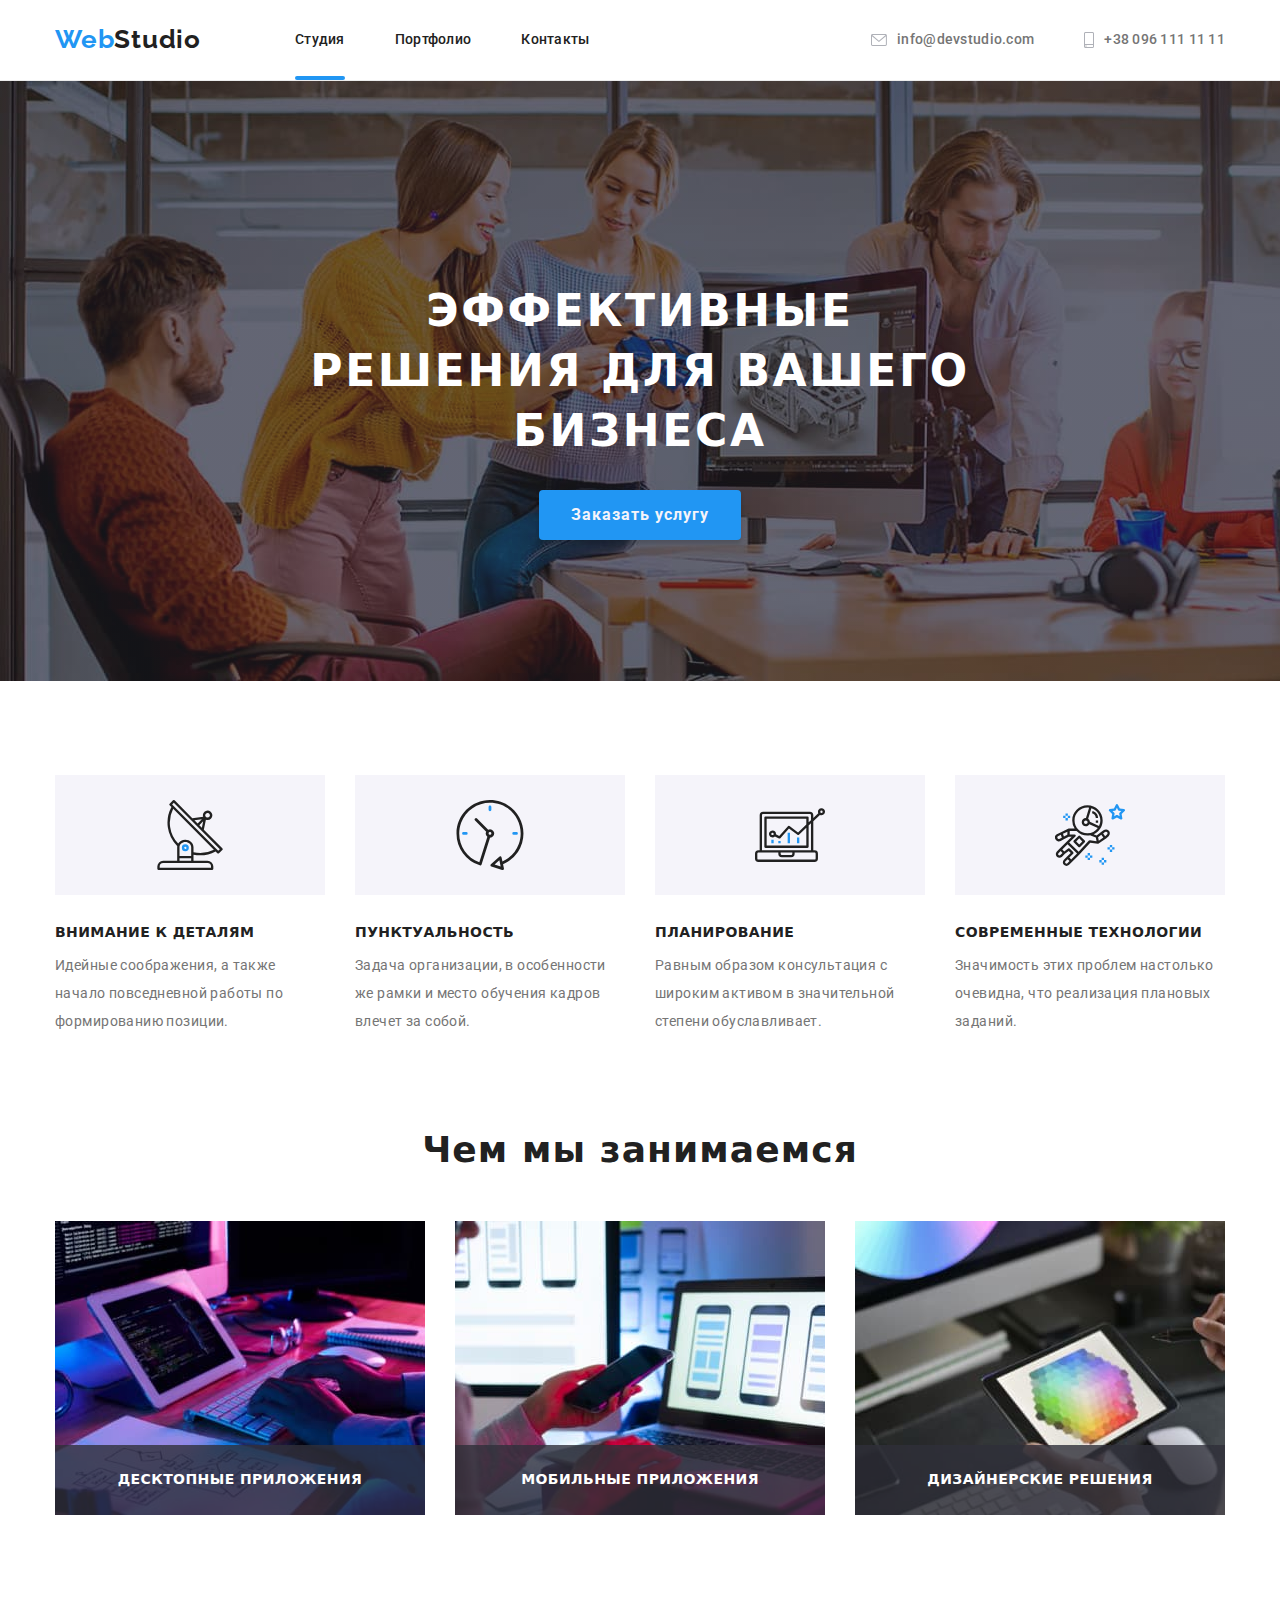
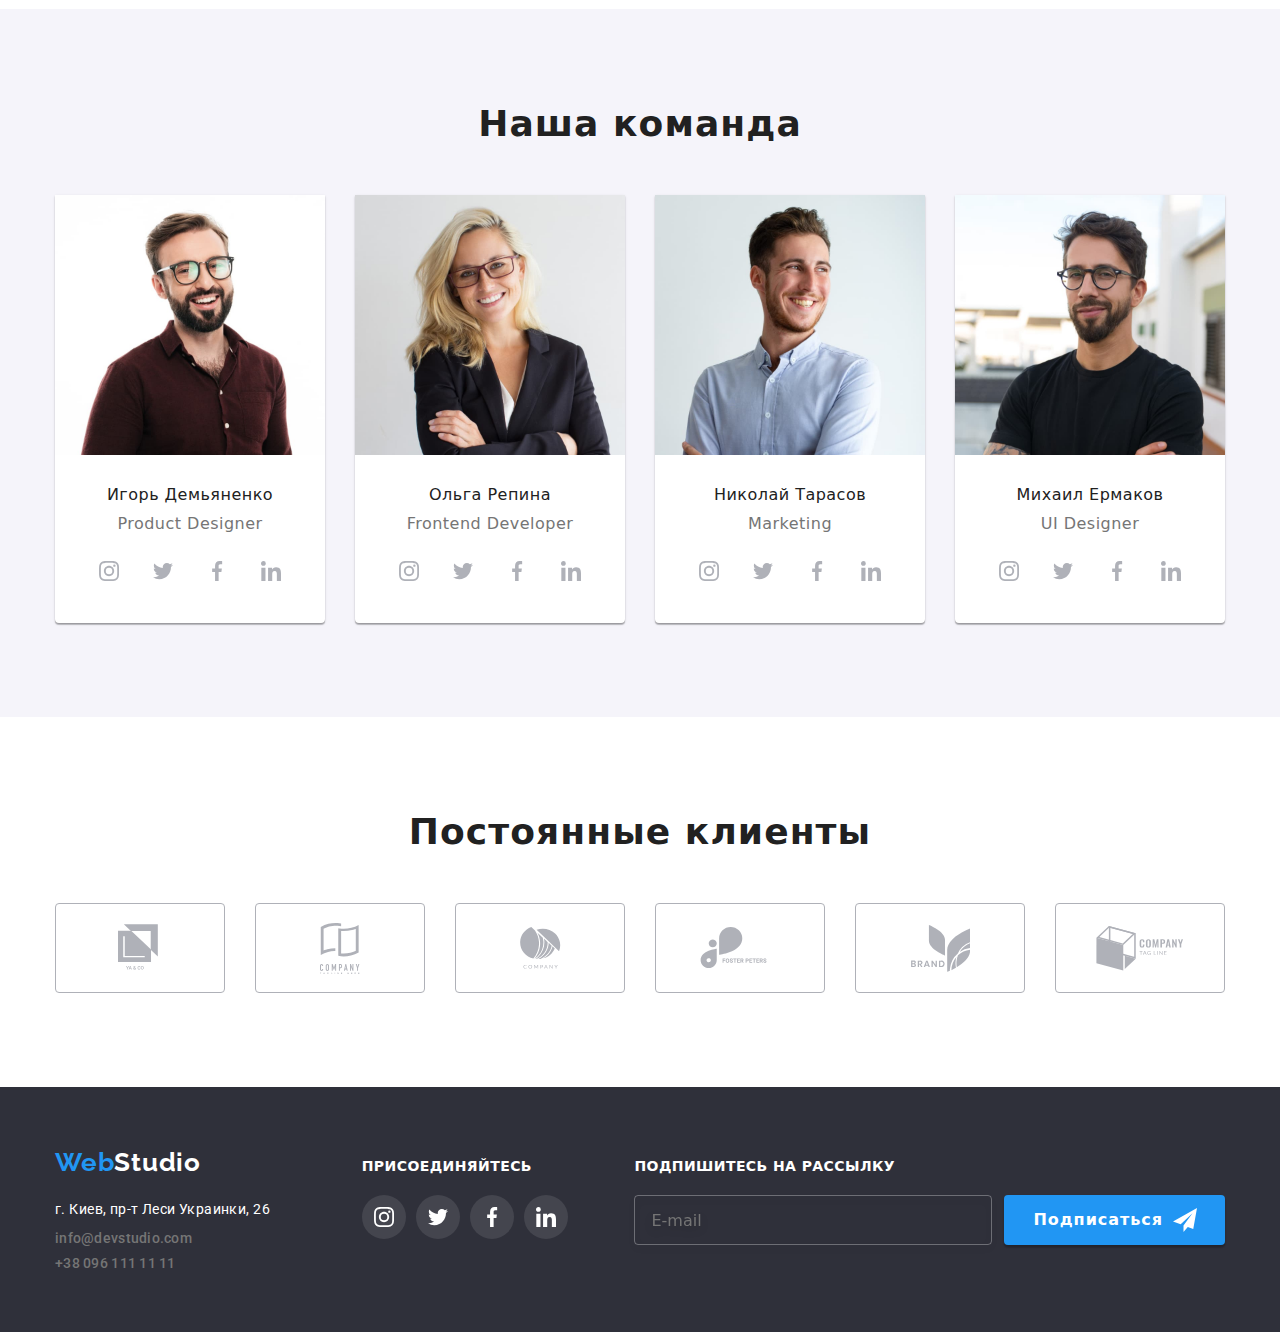
<file: index.html>
<!DOCTYPE html>
<html lang="ru">
  <head>
    <meta charset="UTF-8" />
    <meta http-equiv="X-UA-Compatible" content="IE=edge" />
    <meta name="viewport" content="width=device-width, initial-scale=1.0" />
    <title>goit-markup-hw-08</title>
    <link rel="preconnect" href="https://fonts.gstatic.com"/>
    <link href="https://fonts.googleapis.com/css2?family=Raleway:wght@700&family=Roboto:wght@400;500;700;900&display=swap" rel="stylesheet"/>
    <link rel="stylesheet" href="https://cdnjs.cloudflare.com/ajax/libs/modern-normalize/1.0.0/modern-normalize.min.css" integrity="sha512-ISS7cAi1PEhQ8jnbJpJZMd29NlhNj4AWYyLOSp2CE/CsHxTCu+r+t0D2yoJudVrd0/8fTVPUVDzY5Tvli75u/g==" crossorigin="anonymous" />
    <link rel="stylesheet" href="css/style.css">
  </head>
  <body>
  <header class="header">
      <div class="conteiner main-nav"> 
        <nav class="main-nav">
            <a href="index.html" class="logo__page">Web<span class="logo-heder">Studio</span></a>
            <ul class="site__nav">
              <li class="site__nav-item"><a href="index.html" class="header__nav link__s current">Студия</a></li>
              <li class="site__nav-item"><a href="./portfolio.html" class="header__nav">Портфолио</a></li>
              <li class="site__nav-item"><a href="" class="header__nav">Контакты</a></li>
            </ul>
        </nav>
          <ul class="contact">
            <li class="site__nav-item"><a href="mailto:info@devstudio.com" class="mail__tell"><svg class="icon-mail__tell" width="16" height="12"><use href="./sprite.svg#icon-letter"></use></svg> info@devstudio.com</a></li>
            <li class="site__nav-item"><a href="tell:+380961111111" class="mail__tell"><svg class="icon-mail__tell" width="10" height="16"><use href="./sprite.svg#icon-smartphone"></use></svg> +38 096 111 11 11</a></li>
          </ul>
      </div>
  </header>

    <main>
      <section class="hero overlay">
        <div class="conteiner">
               <h1 class="hero__team">Эффективные решения для вашего бизнеса</h1>
        <button class="main-button" data-modal-open type="button">Заказать услугу</button>
        </div>
      </section>
      
      <section class="advantage">
        <div class="conteiner">
        <h2 hidden>Преимущества</h2>
        <ul class="main-nav">
          <li class="advantage__main">
            <div class="advantage__visually-icon"><svg class="advantage__icon"><use href="./sprite.svg#icon-antenna"></use></svg></div>
            <h3 class="advantage__title">Внимание к деталям</h3>
            <p class="advantage__iteam">
              Идейные соображения, а также начало повседневной работы по формированию позиции.
            </p>
          </li>
          <li class="advantage__main">
            <div class="advantage__visually-icon"><svg class="advantage__icon"><use href="./sprite.svg#icon-clock"></use></svg></div>
            <h3 class="advantage__title">Пунктуальность</h3>
            <p class="advantage__iteam">
              Задача организации, в особенности же рамки и место обучения кадров влечет за собой.
            </p>
          </li>
          <li class="advantage__main">
            <div class="advantage__visually-icon"><svg class="advantage__icon"><use href="./sprite.svg#icon-diagram"></use></svg></div>
            <h3 class="advantage__title">Планирование</h3>
            <p class="advantage__iteam">
              Равным образом консультация с широким активом в значительной степени обуславливает.
            </p>
          </li>
          <li class="advantage__main">
            <div class="advantage__visually-icon"><svg class="advantage__icon"><use href="./sprite.svg#icon-astronaut"></use></svg></div>
            <h3 class="advantage__title">Современные технологии</h3>
            <p class="advantage__iteam">
              Значимость этих проблем настолько очевидна, что реализация плановых заданий.
            </p>
          </li>
        </ul>
        </div>
      </section>

      <!-- секция чем занимаемся -->
      <section class="tech">
        <div class="conteiner">
          <h2 class="occupation">Чем мы занимаемся</h2>
            <ul class="team-item">
              <li class="tech__item"><img src="./images-01/img_13.jpg" alt="компьютер" width="370" />
                <p class="label">Десктопные приложения</p></li>
              <li class="tech__item"><img src="./images-01/img_11.jpg" alt="ноутбук" width="370" />
                <p class="label">Мобильные приложения</p></li>
              <li class="tech__item"><img src="./images-01/img_12.jpg" alt="планшет" width="370" />
                <p class="label">Дизайнерские решения</p></li>
            </ul>
        </div>
      </section>

      <section class="occupation-part">
        <div class="conteiner">
          <h2 class="occupation">Наша команда</h2>
          <ul class="team-item">
              <li class="command">
                <img src="./images-01/img.jpg" alt="Игорь" width="270" />
                <div class="command-block">    
                  <h3 class="command__name">Игорь Демьяненко</h3>
                  <p class="command__position">Product Designer</p>
                  <ul class="social-icons">
                    <li class="social-icons__item"><a href="" aria-label="Ссылка на instagram" class="social-icons-link" target="_blank" rel="noopener noreferrer"><svg class="icon"><use href="./sprite.svg#icon-instagram"></use></svg></a></li>
                    <li class="social-icons__item"><a href="" aria-label="Ссылка на twitter" class="social-icons-link" target="_blank" rel="noopener noreferrer"><svg class="icon"><use href="./sprite.svg#icon-twitter"></use></svg></a></li>
                    <li class="social-icons__item"><a href="" aria-label="Ссылка на facebook" class="social-icons-link" target="_blank" rel="noopener noreferrer"><svg class="icon"><use href="./sprite.svg#icon-facebook"></use></svg></a></li>
                    <li class="social-icons__item"><a href="" aria-label="Ссылка на linkedin" class="social-icons-link" target="_blank" rel="noopener noreferrer"><svg class="icon"><use href="./sprite.svg#icon-linkedin"></use></svg></a></li>
                 </ul>
                </div> 
              </li>
              <li class="command">
                <img src="./images-01/img_(1).jpg" alt="Ольга" width="270" />
                <div class="command-block">
                  <h3 class="command__name">Ольга Репина</h3>
                  <p class="command__position">Frontend Developer</p>
                  <ul class="social-icons">
                    <li class="social-icons__item"><a href="" aria-label="Ссылка на instagram" class="social-icons-link" target="_blank" rel="noopener noreferrer"><svg class="icon"><use href="./sprite.svg#icon-instagram"></use></svg></a></li>
                    <li class="social-icons__item"><a href="" aria-label="Ссылка на twitter" class="social-icons-link" target="_blank" rel="noopener noreferrer"><svg class="icon"><use href="./sprite.svg#icon-twitter"></use></svg></a></li>
                    <li class="social-icons__item"><a href="" aria-label="Ссылка на facebook" class="social-icons-link" target="_blank" rel="noopener noreferrer"><svg class="icon"><use href="./sprite.svg#icon-facebook"></use></svg></a></li>
                    <li class="social-icons__item"><a href="" aria-label="Ссылка на linkedin" class="social-icons-link" target="_blank" rel="noopener noreferrer"><svg class="icon"><use href="./sprite.svg#icon-linkedin"></use></svg></a></li>
                  </ul>
                </div>
              </li>
              <li class="command">
                <img src="./images-01/img_(2).jpg" alt="Николай" width="270" />
                <div class="command-block">
                  <h3 class="command__name">Николай Тарасов</h3>
                  <p class="command__position">Marketing</p>
                  <ul class="social-icons">
                    <li class="social-icons__item"><a href=""  aria-label="Ссылка на instagram" class="social-icons-link" target="_blank" rel="noopener noreferrer"><svg class="icon"><use href="./sprite.svg#icon-instagram"></use></svg></a></li>
                    <li class="social-icons__item"><a href=""  aria-label="Ссылка на twitter" class="social-icons-link" target="_blank" rel="noopener noreferrer"><svg class="icon"><use href="./sprite.svg#icon-twitter"></use></svg></a></li>
                    <li class="social-icons__item"><a href=""  aria-label="Ссылка на facebook" class="social-icons-link" target="_blank" rel="noopener noreferrer"><svg class="icon"><use href="./sprite.svg#icon-facebook"></use></svg></a></li>
                    <li class="social-icons__item"><a href=""  aria-label="Ссылка на linkedin" class="social-icons-link" target="_blank" rel="noopener noreferrer"><svg class="icon"><use href="./sprite.svg#icon-linkedin"></use></svg></a></li>
                  </ul>
                </div>
              </li>
              <li class="command">
                <img src="./images-01/img_(3).jpg" alt="Михаил" width="270" />
                <div class="command-block">
                  <h3 class="command__name">Михаил Ермаков</h3>
                  <p class="command__position">UI Designer</p>
                  <ul class="social-icons">
                    <li class="social-icons__item"><a href=""  aria-label="Ссылка на instagram" class="social-icons-link" target="_blank" rel="noopener noreferrer"><svg class="icon"><use href="./sprite.svg#icon-instagram"></use></svg></a></li>
                    <li class="social-icons__item"><a href=""  aria-label="Ссылка на twitter" class="social-icons-link" target="_blank" rel="noopener noreferrer"><svg class="icon"><use href="./sprite.svg#icon-twitter"></use></svg></a></li>
                    <li class="social-icons__item"><a href=""  aria-label="Ссылка на facebook" class="social-icons-link" target="_blank" rel="noopener noreferrer"><svg class="icon"><use href="./sprite.svg#icon-facebook"></use></svg></a></li>
                    <li class="social-icons__item"><a href=""  aria-label="Ссылка на linkedin" class="social-icons-link" target="_blank" rel="noopener noreferrer"><svg class="icon"><use href="./sprite.svg#icon-linkedin"></use></svg></a></li>
                  </ul>
                </div>
              </li>
          </ul>
        </div>
      </section>

      <section class="work">
        <div class="conteiner">
        <h2 class="occupation">Постоянные клиенты</h2>
          <ul class="customers">
            <li class="customers__list"><a class="customers__client" href="" aria-label="логотип_1" rel="noopener noreferrer nofollow" target="_blank"><svg class="icon" width="44" height="49"><use href="./sprite.svg#icon-logo-1"></use></svg></a></li>
            <li class="customers__list"><a class="customers__client" href="" aria-label="логотип_2" rel="noopener noreferrer nofollow" target="_blank"><svg class="icon" width="40" height="55"><use href="./sprite.svg#icon-logo-2"></use></svg></a></li>
            <li class="customers__list"><a class="customers__client" href="" aria-label="логотип_3" rel="noopener noreferrer nofollow" target="_blank"><svg class="icon" width="41" height="42"><use href="./sprite.svg#icon-logo-3"></use></svg></a></li>
            <li class="customers__list"><a class="customers__client" href="" aria-label="логотип_4" rel="noopener noreferrer nofollow" target="_blank"><svg class="icon" width="80" height="42"><use href="./sprite.svg#icon-logo-4"></use></svg></a></li>
            <li class="customers__list"><a class="customers__client" href="" aria-label="логотип_5" rel="noopener noreferrer nofollow" target="_blank"><svg class="icon" width="59" height="47"><use href="./sprite.svg#icon-logo-5"></use></svg></a></li>
            <li class="customers__list"><a class="customers__client" href="" aria-label="логотип_6" rel="noopener noreferrer nofollow" target="_blank"><svg class="icon" width="88" height="45"><use href="./sprite.svg#icon-logo-6"></use></svg></a></li>
          </ul>
          </div>
      </section>
    </main>

    <footer class="footer">
      <div class="conteiner footer__web">
        <div>
        <a href="index.html" class="logo__page">Web<span class="logo">Studio</span></a>
          <address>
            <ul>
              <li class="adress__bottom"><a href="https://goo.gl/maps/1J1BHxxjEEeEj4qXA" target="_blank" rel="noreferrer noopener" class="adress">г. Киев, пр-т Леси Украинки, 26</a></li>
              <li class="adress__bottom"><a href="mailto:info@devstudio.com" class="mail__tell">info@devstudio.com</a></li>
              <li class="adress__bottom"><a href="tell:+380961111111" class="mail__tell">+38 096 111 11 11</a></li>
          </ul>
          </address>
        </div>
        <div>
          <p class="footer-social">Присоединяйтесь</p>
            <ul class="social-icons">
              <li class="social-icons__item"><a href="" aria-label="Ссылка на instagram" class="social-icons-link text" target="_blank" rel="noopener noreferrer"><svg class="icon"><use href="./sprite.svg#icon-instagram"></use></svg></a></li>
              <li class="social-icons__item"><a href="" aria-label="Ссылка на twitter" class="social-icons-link text" target="_blank" rel="noopener noreferrer"><svg class="icon"><use href="./sprite.svg#icon-twitter"></use></svg></a></li>
              <li class="social-icons__item"><a href="" aria-label="Ссылка на facebook" class="social-icons-link text" target="_blank" rel="noopener noreferrer"><svg class="icon"><use href="./sprite.svg#icon-facebook"></use></svg></a></li>
              <li class="social-icons__item"><a href="" aria-label="Ссылка на linkedin" class="social-icons-link text" target="_blank" rel="noopener noreferrer"><svg class="icon"><use href="./sprite.svg#icon-linkedin"></use></svg></a></li> 
            </ul>
        </div>
        <div class="input">
            <p class="footer-social">Подпишитесь на рассылку</p>
            <form class="footer__input">
                <input type="email" name="mail" placeholder="E-mail" required class="input__field">
                <button type="submit" class="button-all footer-button text-button">Подписаться<svg class="send"><use href="./sprite.svg#send"></use></svg>
                </button>
            </form>
        </div>
      </div>
    </footer>
    
<div class="backdrop is-hidden" data-modal>
  <div class="modal">
    <button class="modal-btn" data-modal-close>&#x2715;</button>
      <form class="form">
        <p class="form-title">Оставьте свои данные, мы вам перезвоним</p>
          <label for="name" class="modal__label">Имя</label>
          <div class="form__field">
           <input type="text" name="name" required class="form__input" id="name"/>
           <svg class="form__icon" width="12" height="12"><use href="./sprite.svg#icon-form-person"></use></svg>
          </div>
          <label for="tel" class="modal__label">Телефон</label>
          <div class="form__field">
           <input type="tel" name="tel" id="tel" pattern="^[ 0-9]+$" required placeholder="+380** - *** - ** - **" class="form__input"/>
           <svg class="form__icon" width="13" height="13"><use href="./sprite.svg#icon-form-tel"></use></svg>
          </div> 
          <label for="mail" class="modal__label">Почта</label>
          <div class="form__field">
           <input type="email" name="email" required class="form__input" id="mail"/>
           <svg class="form__icon" width="15" height="12"><use href="./sprite.svg#icon-form-letter"></use></svg>
          </div> 
          <label class="modal__label">Комментарий
            <textarea name="Комментарий" rows="6" placeholder="Введите текст..." class="modal__comment"></textarea>
          </label>
        <div class="agreement">
          <label class="agreement__label">
            <input type="checkbox" name="text" value="" class="agreement__label--check"/> Соглашаюсь с рассылкой и принимаю <a href="" target="_blank" rel="noopener noreferrer" class="contract">Условия договора</a>
          </label>
        </div>
        <button type="submit" class="main-button">Отправить</button>
      </form>
  </div>
</div>

    <script src="./js/modal.js"></script>
  </body>
</html>
</file>
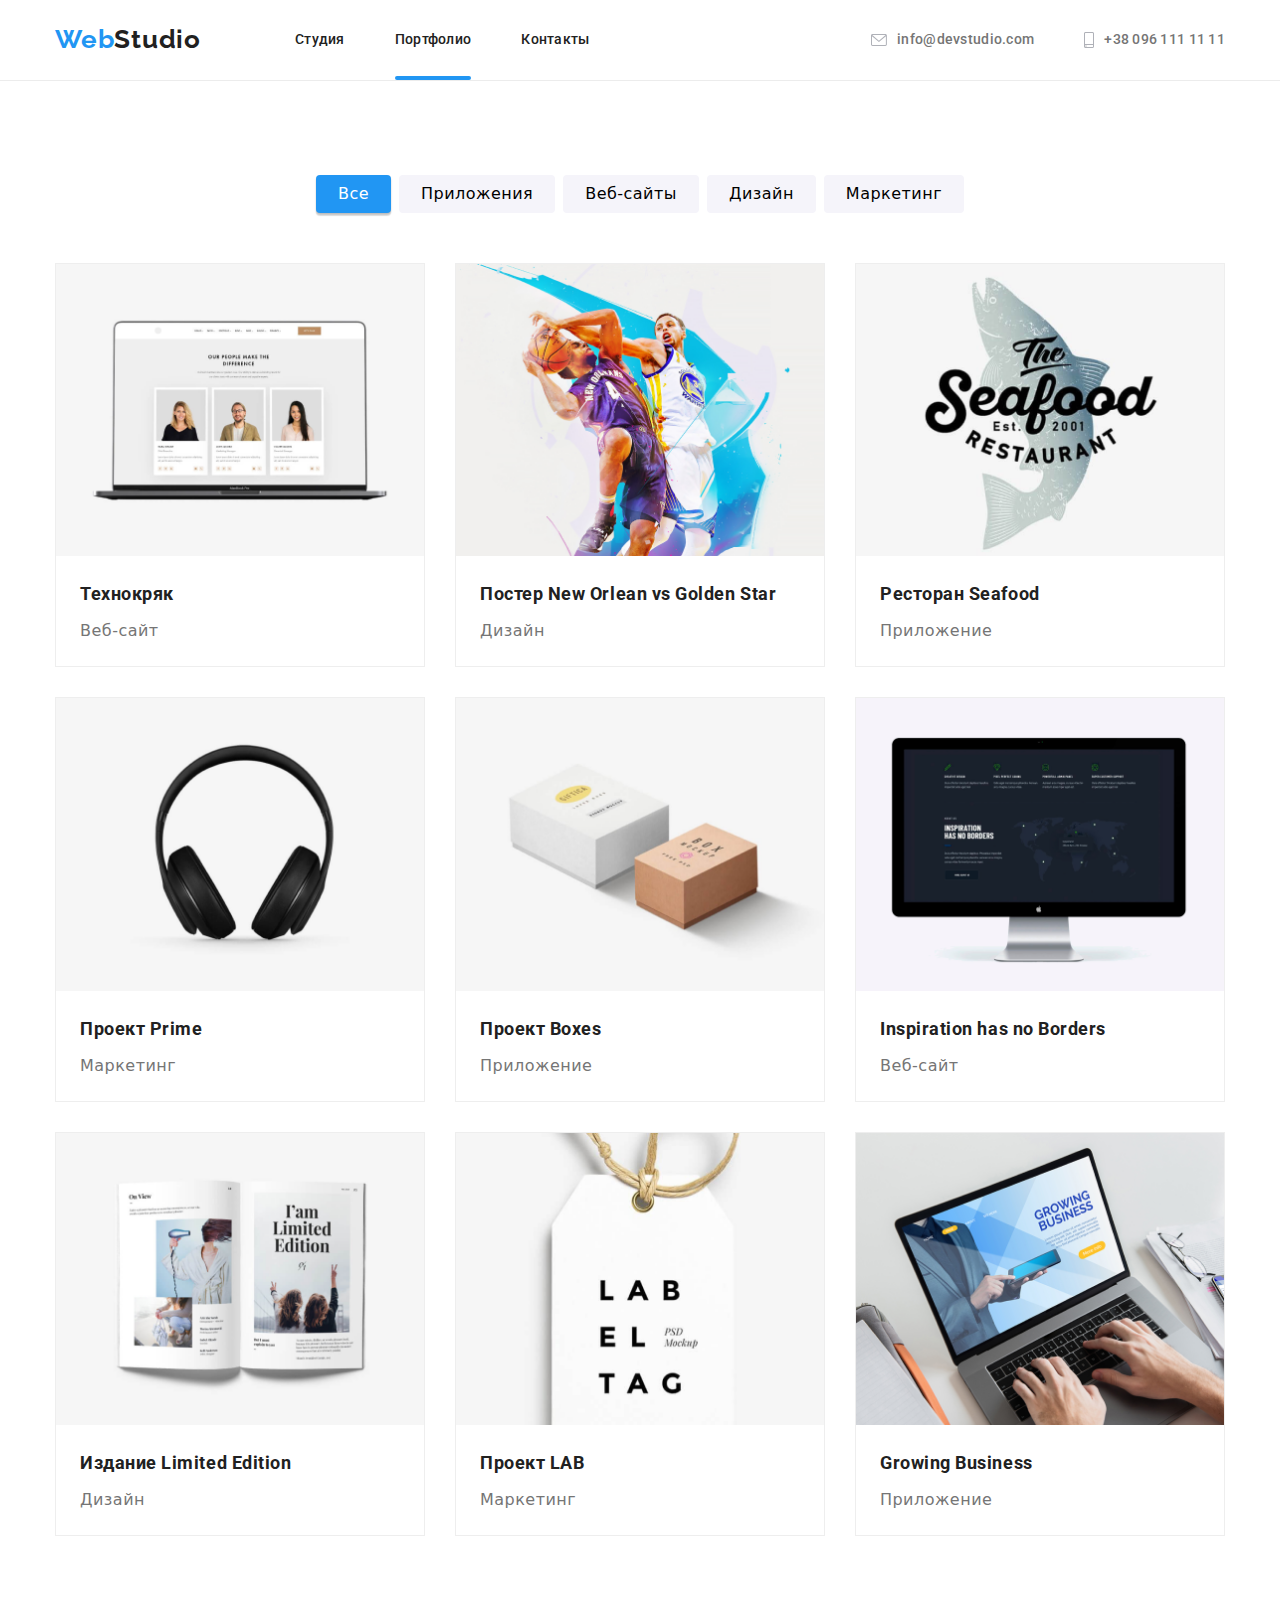
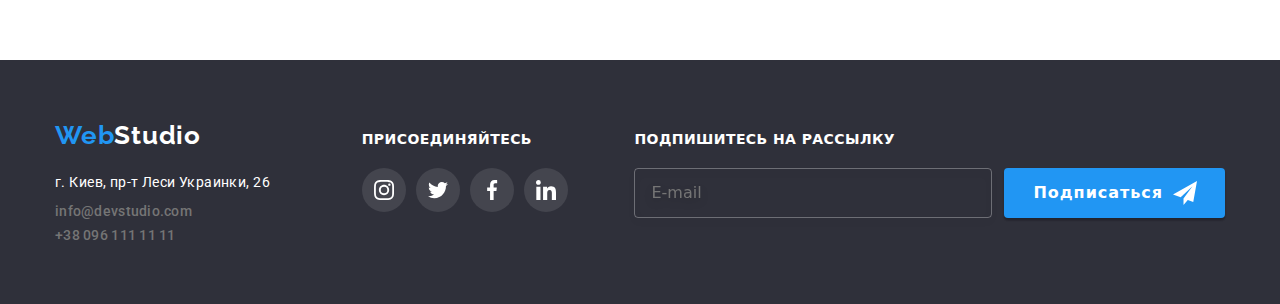
<file: portfolio.html>
<!DOCTYPE html>
<html lang="ru">
<head>
    <meta charset="UTF-8">
    <meta http-equiv="X-UA-Compatible" content="IE=edge">
    <meta name="viewport" content="width=device-width, initial-scale=1.0">
    <title>Portfolio</title>
    <link rel="preconnect" href="https://fonts.gstatic.com"/>
    <link href="https://fonts.googleapis.com/css2?family=Raleway:wght@700&family=Roboto:wght@400;500;700;900&display=swap" rel="stylesheet"/>
    <link rel="stylesheet" href="https://cdnjs.cloudflare.com/ajax/libs/modern-normalize/1.0.0/modern-normalize.min.css" integrity="sha512-ISS7cAi1PEhQ8jnbJpJZMd29NlhNj4AWYyLOSp2CE/CsHxTCu+r+t0D2yoJudVrd0/8fTVPUVDzY5Tvli75u/g==" crossorigin="anonymous" />
    <link rel="stylesheet" href="css/style.css">
</head>

<body>
  <header class="header">
      <div class="conteiner main-nav"> 
        <nav class="main-nav">
            <a href="index.html" class="logo__page">Web<span class="logo-heder">Studio</span></a>
            <ul class="site__nav">
              <li class="site__nav-item"><a href="index.html" class="header__nav">Студия</a></li>
              <li class="site__nav-item"><a href="./portfolio.html" class="header__nav  link__s current">Портфолио</a></li>
              <li class="site__nav-item"><a href="" class="header__nav">Контакты</a></li>
            </ul>
        </nav>
          <ul class="contact">
            <li class="site__nav-item"><a href="mailto:info@devstudio.com" class="mail__tell"><svg class="icon-mail__tell" width="16" height="12"><use href="./sprite.svg#icon-letter"></use></svg> info@devstudio.com</a></li>
            <li class="site__nav-item"><a href="tell:+380961111111" class="mail__tell"><svg class="icon-mail__tell" width="10" height="16"><use href="./sprite.svg#icon-smartphone"></use></svg> +38 096 111 11 11</a></li>
          </ul>
      </div>
  </header>

<main>
    <section class="task">
        <div class="conteiner">
            <ul class="gallery">
                <li class="button__gallery"><button class="button__gallery-item button-all" type="button">Все</button></li>
                <li class="button__gallery"><button class="button__gallery-item" type="button">Приложения</button></li>
                <li class="button__gallery"><button class="button__gallery-item" type="button">Веб-сайты</button></li>
                <li class="button__gallery"><button class="button__gallery-item" type="button">Дизайн</button></li>
                <li class="button__gallery"><button class="button__gallery-item" type="button">Маркетинг</button></li>
            </ul>
                <h1 class="hidden">Портфолио</h1>
                <ul class="team-item">
                    <li class="team-item__list">
                        <a href="" class="list">
                            <div class="thumb">
                                <div class="overlay__item">
                                    <p class="overlay__text">Технокряк это современная площадка распространения коронавируса. Компании используют эту платформу для цифрового шпионажа и атак на защищённые сервера конкурентов.</p>
                                </div>
                               <img src="./images-02/img.png" alt="ноутбук" width="370"/> 
                            </div>
                            <div class="portfolio__list">
                                <h2 class="portfolio__items">Технокряк</h2>
                                <p class="portfolio__category">Веб-сайт</p>
                            </div>
                        </a>
                   </li>
                        

                    <li class="team-item__list">
                        <a href="" class="list">
                            <div class="thumb">
                                <div class="overlay__item">
                                    <p class="overlay__text">Технокряк это современная площадка распространения коронавируса. Компании используют эту платформу для цифрового шпионажа и атак на защищённые сервера конкурентов.</p>
                                </div>
                                <img src="./images-02/img_(1).png" alt="баскетболисты" width="370"/>
                            </div>
                            <div class="portfolio__list">
                                <h2 class="portfolio__items">Постер New Orlean vs Golden Star</h2>
                                <p class="portfolio__category">Дизайн</p>
                            </div>
                        </a>
                    </li>
                        

                    <li class="team-item__list">
                        <a href="" class="list">
                            <div class="thumb">
                                <div class="overlay__item">
                                    <p class="overlay__text">Технокряк это современная площадка распространения коронавируса. Компании используют эту платформу для цифрового шпионажа и атак на защищённые сервера конкурентов.</p>
                                </div>   
                                <img src="./images-02/img_(2).png" alt="лейбл" width="370"/>
                            </div>
                            <div class="portfolio__list">
                                <h2 class="portfolio__items">Ресторан Seafood</h2>
                                <p class="portfolio__category">Приложение</p>
                            </div>
                        </a>
                    </li>
                        

                    <li class="team-item__list">
                        <a href="" class="list">
                            <div class="thumb">
                                <div class="overlay__item">
                                    <p class="overlay__text">Технокряк это современная площадка распространения коронавируса. Компании используют эту платформу для цифрового шпионажа и атак на защищённые сервера конкурентов.</p>
                                </div>
                                <img src="./images-02/img_(3).png" alt="наушники" width="370"/>
                            </div>
                            <div class="portfolio__list">
                                <h2 class="portfolio__items">Проект Prime</h2>
                                <p class="portfolio__category">Маркетинг</p>
                            </div>
                        </a>
                    </li>
                        

                    <li class="team-item__list">
                        <a href="" class="list">
                            <div class="thumb">
                                <div class="overlay__item">
                                    <p class="overlay__text">Технокряк это современная площадка распространения коронавируса. Компании используют эту платформу для цифрового шпионажа и атак на защищённые сервера конкурентов.</p>
                                </div>
                                <img src="./images-02/img_(4).png" alt="коробки" width="370"/>
                            </div>
                            <div class="portfolio__list">
                                <h2 class="portfolio__items">Проект Boxes</h2>
                                <p class="portfolio__category">Приложение</p>
                            </div>
                        </a>
                    </li>
                        

                    <li class="team-item__list">
                        <a href=""  class="list">
                            <div class="thumb">
                                <div class="overlay__item">
                                     <p class="overlay__text">Технокряк это современная площадка распространения коронавируса. Компании используют эту платформу для цифрового шпионажа и атак на защищённые сервера конкурентов.</p>  
                                </div>
                                <img src="./images-02/img_(5).png" alt="монитор" width="370"/>
                            </div>
                            <div class="portfolio__list">
                                <h2 class="portfolio__items">Inspiration has no Borders</h2>
                                <p class="portfolio__category">Веб-сайт</p>
                            </div>
                        </a>
                    </li>
                        

                    <li class="team-item__list">
                        <a href=""  class="list">
                            <div class="thumb">
                                <div class="overlay__item">
                                    <p class="overlay__text">Технокряк это современная площадка распространения коронавируса. Компании используют эту платформу для цифрового шпионажа и атак на защищённые сервера конкурентов.</p>
                                </div>
                                <img src="./images-02/img_(6).png" alt="журнал" width="370"/>
                            </div>
                            <div class="portfolio__list">
                                <h2 class="portfolio__items">Издание Limited Edition</h2>
                                <p class="portfolio__category">Дизайн</p>
                            </div>
                        </a>
                    </li>
                        

                    <li class="team-item__list">
                        <a href="" class="list">
                            <div class="thumb">
                                <div class="overlay__item">
                                    <p class="overlay__text">Технокряк это современная площадка распространения коронавируса. Компании используют эту платформу для цифрового шпионажа и атак на защищённые сервера конкурентов.</p>
                                </div>
                                <img src="./images-02/img_(7).png" alt="бирка" width="370"/>
                            </div>
                            <div class="portfolio__list">
                                <h2 class="portfolio__items">Проект LAB</h2>
                                <p class="portfolio__category">Маркетинг</p>
                            </div>
                        </a>
                    </li>
                        

                    <li class="team-item__list">
                        <a href="" class="list">
                            <div class="thumb">
                                <div class="overlay__item">
                                    <p class="overlay__text">Технокряк это современная площадка распространения коронавируса. Компании используют эту платформу для цифрового шпионажа и атак на защищённые сервера конкурентов.</p>
                                </div>
                                <img src="./images-02/img_(8).png" alt="ноутбук" width="370"/>
                            </div>
                            <div class="portfolio__list">
                                <h2 class="portfolio__items">Growing Business</h2>
                                <p class="portfolio__category">Приложение</p>
                            </div>
                        </a>
                    </li>
                </ul>
        </div>
    </section>
</main>

    <footer class="footer">
      <div class="conteiner footer__web">
        <div>
        <a href="index.html" class="logo__page">Web<span class="logo">Studio</span></a>
          <address>
            <ul>
              <li class="adress__bottom"><a href="https://goo.gl/maps/1J1BHxxjEEeEj4qXA" target="_blank" rel="noreferrer noopener" class="adress">г. Киев, пр-т Леси Украинки, 26</a></li>
              <li class="adress__bottom"><a href="mailto:info@devstudio.com" class="mail__tell">info@devstudio.com</a></li>
              <li class="adress__bottom"><a href="tell:+380961111111" class="mail__tell">+38 096 111 11 11</a></li>
          </ul>
          </address>
        </div>
        <div>
          <p class="footer-social">Присоединяйтесь</p>
            <ul class="social-icons">
              <li class="social-icons__item"><a href="" aria-label="Ссылка на instagram" class="social-icons-link text" target="_blank" rel="noopener noreferrer"><svg class="icon"><use href="./sprite.svg#icon-instagram"></use></svg></a></li>
              <li class="social-icons__item"><a href="" aria-label="Ссылка на twitter" class="social-icons-link text" target="_blank" rel="noopener noreferrer"><svg class="icon"><use href="./sprite.svg#icon-twitter"></use></svg></a></li>
              <li class="social-icons__item"><a href="" aria-label="Ссылка на facebook" class="social-icons-link text" target="_blank" rel="noopener noreferrer"><svg class="icon"><use href="./sprite.svg#icon-facebook"></use></svg></a></li>
              <li class="social-icons__item"><a href="" aria-label="Ссылка на linkedin" class="social-icons-link text" target="_blank" rel="noopener noreferrer"><svg class="icon"><use href="./sprite.svg#icon-linkedin"></use></svg></a></li> 
            </ul>
        </div>
        <div class="input">
            <p class="footer-social">Подпишитесь на рассылку</p>
            <form class="footer__input">
                <input type="email" name="mail" placeholder="E-mail" required class="input__field">
                <button type="submit" class="button-all footer-button text-button">Подписаться<svg class="send"><use href="./sprite.svg#send"></use></svg>
                </button>
            </form>
        </div>
      </div>
    </footer>
</body>
</html>
</file>
<file: css/style.css>
/*! modern-normalize v1.0.0 | MIT License | https://github.com/sindresorhus/modern-normalize */
*, ::after, ::before {
  box-sizing: border-box;
}

:root {
  -moz-tab-size: 4;
  tab-size: 4;
}

html {
  line-height: 1.15;
  -webkit-text-size-adjust: 100%;
}

body {
  margin: 0;
}

body {
  font-family: system-ui,-apple-system,'Segoe UI',Roboto,Helvetica,Arial,sans-serif,'Apple Color Emoji','Segoe UI Emoji';
}

hr {
  height: 0;
  color: inherit;
}

abbr[title] {
  text-decoration: underline dotted;
}

b, strong {
  font-weight: bolder;
}

code, kbd, pre, samp {
  font-family: ui-monospace,SFMono-Regular,Consolas,'Liberation Mono',Menlo,monospace;
  font-size: 1em;
}

small {
  font-size: 80%;
}

sub, sup {
  font-size: 75%;
  line-height: 0;
  position: relative;
  vertical-align: baseline;
}

sub {
  bottom: -.25em;
}

sup {
  top: -.5em;
}

table {
  text-indent: 0;
  border-color: inherit;
}

button, input, optgroup, select, textarea {
  font-family: inherit;
  font-size: 100%;
  line-height: 1.15;
  margin: 0;
}

button, select {
  text-transform: none;
}

[type=button], [type=reset], [type=submit], button {
  -webkit-appearance: button;
}

::-moz-focus-inner {
  border-style: none;
  padding: 0;
}

:-moz-focusring {
  outline: 1px dotted ButtonText;
}

:-moz-ui-invalid {
  box-shadow: none;
}

legend {
  padding: 0;
}

progress {
  vertical-align: baseline;
}

::-webkit-inner-spin-button, ::-webkit-outer-spin-button {
  height: auto;
}

[type=search] {
  -webkit-appearance: textfield;
  outline-offset: -2px;
}

::-webkit-search-decoration {
  -webkit-appearance: none;
}

::-webkit-file-upload-button {
  -webkit-appearance: button;
  font: inherit;
}

summary {
  display: list-item;
}

:root {
  --white-color: white;
  --accent-color: #2196F3;
  --grey-light-color: #757575;
  --bg-color: #2F303A;
  --black-color: #212121;
  --button-color: #F5F4FA;
  --border-color: #AFB1B8;
}

html {
  -webkit-box-sizing: border-box;
  box-sizing: border-box;
}

*,
*::before,
*::after {
  -webkit-box-sizing: inherit;
  box-sizing: inherit;
}

a {
  text-decoration: none;
}

li {
  list-style-type: none;
}

h1,
h2,
h3,
p {
  margin-top: 0;
  margin-bottom: 0;
}

ul {
  padding: 0;
  margin: 0;
}

body {
  background-color: var(--white-color);
  margin: 0;
}

img {
  display: block;
  max-width: 100%;
  height: auto;
}

.conteiner {
  width: 100%;
  padding-left: 15px;
  padding-right: 15px;
  margin: 0 auto;
}

@media screen and (min-width: 480px) {
  .conteiner {
    max-width: 480px;
  }
}

@media screen and (min-width: 768px) {
  .conteiner {
    max-width: 768px;
  }
}

@media screen and (min-width: 1200px) {
  .conteiner {
    max-width: 1200px;
  }
}

button:hover {
  background-color: var(--accent-color);
  cursor: pointer;
  color: var(--button-color);
}

.main-button {
  font-family: Roboto;
  font-style: normal;
  font-weight: bold;
  font-size: 16px;
  line-height: 1.86;
  letter-spacing: 0.06em;
  min-width: 200px;
  height: 50px;
  -webkit-box-shadow: 0px 4px 4px rgba(0, 0, 0, 0.15);
  box-shadow: 0px 4px 4px rgba(0, 0, 0, 0.15);
  border-radius: 4px;
  border: none;
  padding: 10px 32px 10px 32px;
  color: var(--button-color);
  background: var(--accent-color);
  -webkit-box-sizing: border-box;
  box-sizing: border-box;
  display: -webkit-box;
  display: -ms-flexbox;
  display: flex;
  margin-right: auto;
  margin-left: auto;
  text-align: center;
  -webkit-box-pack: center;
  -ms-flex-pack: center;
  justify-content: center;
}

.text-button {
  vertical-align: middle;
  display: -webkit-box;
  display: -ms-flexbox;
  display: flex;
  -webkit-box-align: center;
  -ms-flex-align: center;
  align-items: center;
  -webkit-box-pack: center;
  -ms-flex-pack: center;
  justify-content: center;
}

.footer-button {
  padding: 10px 28px 10px 29px;
  font-size: 16px;
  letter-spacing: 0.06em;
  font-weight: 700;
  line-height: 1.14;
  height: 50px;
  -webkit-transition-duration: 250ms;
  transition-duration: 250ms;
  -webkit-transition-timing-function: cubic-bezier(0.4, 0, 0.2, 1);
  transition-timing-function: cubic-bezier(0.4, 0, 0.2, 1);
}

.button__gallery {
  font-style: normal;
  font-weight: 500;
  font-size: 16px;
  line-height: 1.63;
  letter-spacing: 0.03em;
  color: var(--black-color);
}

.button__gallery .button__gallery-item:hover,
.button__gallery .button__gallery-item:focus {
  -webkit-box-shadow: 0px 1px 1px rgba(0, 0, 0, 0.12), 0px 4px 4px rgba(0, 0, 0, 0.06), 1px 4px 6px rgba(0, 0, 0, 0.16);
  box-shadow: 0px 1px 1px rgba(0, 0, 0, 0.12), 0px 4px 4px rgba(0, 0, 0, 0.06), 1px 4px 6px rgba(0, 0, 0, 0.16);
  border-radius: 4px;
  background-color: var(--accent-color);
  color: var(--white-color);
}

.button__gallery:not(:last-child) {
  margin-right: 8px;
}

.button__gallery-item {
  font-weight: 500;
  font-size: 16px;
  line-height: 1.62;
  letter-spacing: 0.03em;
  border: none;
  border-radius: 4px;
  padding: 6px 22px 6px 22px;
  background-color: var(--button-color);
  -webkit-transition-duration: 250ms;
  transition-duration: 250ms;
  -webkit-transition-timing-function: cubic-bezier(0.4, 0, 0.2, 1);
  transition-timing-function: cubic-bezier(0.4, 0, 0.2, 1);
}

.gallery {
  display: -webkit-box;
  display: -ms-flexbox;
  display: flex;
  -webkit-box-pack: center;
  -ms-flex-pack: center;
  justify-content: center;
  margin-bottom: 50px;
}

.button-all {
  background-color: var(--accent-color);
  color: var(--white-color);
  -webkit-box-shadow: 0px 3px 1px rgba(0, 0, 0, 0.1), 0px 1px 2px rgba(0, 0, 0, 0.08), 0px 2px 2px rgba(0, 0, 0, 0.12);
  box-shadow: 0px 3px 1px rgba(0, 0, 0, 0.1), 0px 1px 2px rgba(0, 0, 0, 0.08), 0px 2px 2px rgba(0, 0, 0, 0.12);
  border-radius: 4px;
  border: none;
  -webkit-transition-duration: 250ms;
  transition-duration: 250ms;
  -webkit-transition-timing-function: cubic-bezier(0.4, 0, 0.2, 1);
  transition-timing-function: cubic-bezier(0.4, 0, 0.2, 1);
}

.social-icons {
  display: -webkit-inline-box;
  display: -ms-inline-flexbox;
  display: inline-flex;
}

.social-icons-link {
  display: -webkit-inline-box;
  display: -ms-inline-flexbox;
  display: inline-flex;
  -webkit-box-align: center;
  -ms-flex-align: center;
  align-items: center;
  -webkit-box-pack: center;
  -ms-flex-pack: center;
  justify-content: center;
  width: 44px;
  height: 44px;
  -webkit-transition-duration: 250ms;
  transition-duration: 250ms;
  -webkit-transition-timing-function: cubic-bezier(0.4, 0, 0.2, 1);
  transition-timing-function: cubic-bezier(0.4, 0, 0.2, 1);
}

.social-icons-link:hover, .social-icons-link:focus {
  background-color: var(--accent-color);
  fill: var(--white-color);
  border-radius: 50%;
}

.social-icons .icon {
  width: 20px;
  height: 20px;
  fill: var(--border-color);
}

.social-icons__item:not(:last-child) {
  margin-right: 10px;
}

.text .icon {
  fill: var(--white-color);
}

.text {
  background: rgba(255, 255, 255, 0.1);
  border-radius: 50%;
}

.form {
  width: 100%;
  margin-right: auto;
  margin-left: auto;
}

.form__input:valid {
  color: red;
}

.form__input:invalid {
  color: forestgreen;
}

.form__field {
  position: relative;
  height: 40px;
  margin-bottom: 10px;
}

.form__input:focus ~ .form__icon {
  fill: var(--accent-color);
  -webkit-transition-duration: 250ms;
  transition-duration: 250ms;
  -webkit-transition-timing-function: cubic-bezier(0.4, 0, 0.2, 1);
  transition-timing-function: cubic-bezier(0.4, 0, 0.2, 1);
}

.form__input:focus {
  border: 1px solid var(--accent-color);
  outline-color: var(--accent-color);
  -webkit-transition-duration: 250ms;
  transition-duration: 250ms;
  -webkit-transition-timing-function: cubic-bezier(0.4, 0, 0.2, 1);
  transition-timing-function: cubic-bezier(0.4, 0, 0.2, 1);
}

.form__icon {
  position: relative;
  top: 14px;
  left: 15px;
}

.agreement input[type='checkbox'] {
  width: 16px;
  height: 15px;
}

.agreement__label--check {
  cursor: pointer;
}

.agreement__label {
  font-size: 14px;
  line-height: 1.71;
  letter-spacing: 0.03em;
  color: var(--grey-light-color);
  display: inline;
}

.contract {
  color: var(--accent-color);
  text-decoration: underline;
}

.form__input {
  position: absolute;
  padding: 10px 10px 10px 40px;
  width: 100%;
  font-family: inherit;
  border-radius: 4px;
  border-color: rgba(33, 33, 33, 0.2);
  -webkit-transition-duration: 250ms;
  transition-duration: 250ms;
  -webkit-transition-timing-function: cubic-bezier(0.4, 0, 0.2, 1);
  transition-timing-function: cubic-bezier(0.4, 0, 0.2, 1);
}

.agreement {
  margin-bottom: 30px;
  display: flex;
  align-items: center;
  justify-content: center;
}

.form-title {
  display: inline-block;
  width: 100%;
  margin-bottom: 12px;
  font-family: Roboto;
  font-weight: bold;
  font-size: 20px;
  line-height: 1.15;
  letter-spacing: 0.03em;
  color: var(--black-color);
}

.backdrop {
  position: fixed;
  top: 0;
  left: 0;
  width: 100%;
  height: 100%;
  background-color: rgba(0, 0, 0, 0.2);
  -webkit-transition-duration: 250ms;
  transition-duration: 250ms;
  -webkit-transition-timing-function: cubic-bezier(0.4, 0, 0.2, 1);
  transition-timing-function: cubic-bezier(0.4, 0, 0.2, 1);
}

.backdrop.is-hidden {
  opacity: 0;
  pointer-events: none;
  -webkit-transition-duration: 250ms;
  transition-duration: 250ms;
  -webkit-transition-timing-function: cubic-bezier(0.4, 0, 0.2, 1);
  transition-timing-function: cubic-bezier(0.4, 0, 0.2, 1);
}

.modal {
  position: absolute;
  top: 50%;
  left: 50%;
  display: -webkit-box;
  display: -ms-flexbox;
  display: flex;
  -webkit-box-pack: end;
  -ms-flex-pack: end;
  justify-content: flex-end;
  -webkit-transform: translate(-50%, -50%);
  transform: translate(-50%, -50%);
  min-height: 581px;
  min-width: 528px;
  background-color: var(--white-color);
  padding: 40px;
}

.modal-btn {
  position: absolute;
  top: 8px;
  right: 8px;
  -webkit-box-align: center;
  -ms-flex-align: center;
  align-items: center;
  height: 30px;
  width: 30px;
  border-radius: 50%;
  border: 1px solid rgba(0, 0, 0, 0.1);
  background-color: white;
}

.modal-btn:hover, .modal-btn:focus {
  background-color: var(--white-color);
  color: var(--accent-color);
}

.modal__comment:focus {
  border: 1px solid var(--accent-color);
  outline-color: var(--accent-color);
  -webkit-transition-duration: 250ms;
  transition-duration: 250ms;
  -webkit-transition-timing-function: cubic-bezier(0.4, 0, 0.2, 1);
  transition-timing-function: cubic-bezier(0.4, 0, 0.2, 1);
}

.modal__comment {
  width: 100%;
  border-width: 2px;
  border-radius: 4px;
  padding: 12px 16px;
  border-color: rgba(33, 33, 33, 0.2);
  resize: none;
  margin-bottom: 20px;
}

.modal__label {
  color: #757575;
  font-family: Roboto;
  font-size: 12px;
  letter-spacing: 0.01em;
  line-height: 1.17;
  margin-bottom: 4px;
}

.modal__label:hover, .modal__label:focus {
  color: var(--accent-color);
}

.site__nav-item:not(:last-child) {
  margin-right: 50px;
}

.main-nav .logo__page {
  padding-top: 24px;
  padding-bottom: 25px;
}

.site__nav-item {
  font-family: Roboto;
  font-style: normal;
  font-weight: 500;
  display: -webkit-box;
  display: -ms-flexbox;
  display: flex;
  position: relative;
}

.link__s {
  color: var(--accent-color);
}

.header {
  border-bottom: 1px solid #ECECEC;
}

.header__nav {
  font-style: normal;
  font-weight: 500;
  font-size: 14px;
  line-height: 1.14;
  letter-spacing: 0.02em;
  color: var(--black-color);
  font-family: Roboto;
  display: block;
  padding-top: 32px;
  padding-bottom: 32px;
  -webkit-transition-duration: 250ms;
  transition-duration: 250ms;
  -webkit-transition-timing-function: cubic-bezier(0.4, 0, 0.2, 1);
  transition-timing-function: cubic-bezier(0.4, 0, 0.2, 1);
}

.header__nav:hover, .header__nav:focus {
  color: var(--accent-color);
}

.current::after {
  content: "";
  position: absolute;
  bottom: 0;
  height: 4px;
  border-radius: 2px;
  background-color: var(--accent-color);
  color: var(--accent-color);
  width: 100%;
  display: block;
}

.site__nav-item .mail__tell {
  padding-top: 32px;
  padding-bottom: 32px;
}

.site__nav-item .mail__tell {
  padding-top: 32px;
  padding-bottom: 32px;
}

.mail__tell {
  font-family: 'Roboto';
  font-style: normal;
  font-weight: 500;
  font-size: 14px;
  line-height: 1.14;
  letter-spacing: 0.02em;
  color: var(--grey-light-color);
  display: -webkit-box;
  display: -ms-flexbox;
  display: flex;
  -webkit-box-pack: center;
  -ms-flex-pack: center;
  justify-content: center;
  -webkit-box-align: center;
  -ms-flex-align: center;
  align-items: center;
  -webkit-transition-duration: 250ms;
  transition-duration: 250ms;
  -webkit-transition-timing-function: cubic-bezier(0.4, 0, 0.2, 1);
  transition-timing-function: cubic-bezier(0.4, 0, 0.2, 1);
}

.mail__tell:hover, .mail__tell:focus {
  color: var(--accent-color);
}

.icon-mail__tell {
  fill: var(--border-color);
  margin-right: 10px;
  display: -webkit-inline-box;
  display: -ms-inline-flexbox;
  display: inline-flex;
  -webkit-transition-duration: 250ms;
  transition-duration: 250ms;
  -webkit-transition-timing-function: cubic-bezier(0.4, 0, 0.2, 1);
  transition-timing-function: cubic-bezier(0.4, 0, 0.2, 1);
}

.mail__tell:hover .icon-mail__tell,
.mail__tell:focus .icon-mail__tell {
  fill: var(--accent-color);
}

.site__nav {
  display: -webkit-box;
  display: -ms-flexbox;
  display: flex;
}

.site__nav a:hover,
.site__nav a:focus {
  color: var(--accent-color);
}

.contact {
  display: -webkit-box;
  display: -ms-flexbox;
  display: flex;
  font-weight: 500;
  font-size: 14px;
  line-height: 1.14;
  letter-spacing: 0.02em;
  margin-left: auto;
}

.logo__page {
  font-family: Raleway;
  font-style: normal;
  font-weight: bold;
  font-size: 26px;
  line-height: 1.19;
  letter-spacing: 0.03em;
  color: var(--accent-color);
  margin-right: 94px;
  font-weight: bold;
  display: block;
}

.footer .logo__page {
  margin-bottom: 20px;
}

.logo {
  margin-bottom: 20px;
  color: var(--white-color);
}

.logo-heder {
  color: var(--black-color);
}

.footer {
  background-color: var(--bg-color);
  padding-top: 60px;
  padding-bottom: 60px;
}

.footer .mail__tell {
  display: list-item;
}

.footer__web {
  display: -webkit-box;
  display: -ms-flexbox;
  display: flex;
  -webkit-box-align: baseline;
  -ms-flex-align: baseline;
  align-items: baseline;
  -ms-flex-pack: distribute;
  justify-content: space-between;
}

.footer__input {
  display: -webkit-box;
  display: -ms-flexbox;
  display: flex;
}

.input {
  stroke: solid rgba(255, 255, 255, 0.3);
}

.input__field {
  margin-right: 12px;
  padding-bottom: 15px;
  padding-top: 15px;
  padding-left: 16px;
  width: 358px;
  height: 50px;
  font-size: 16px;
  line-height: 1.25;
  background-color: transparent;
  color: var(--white-color);
  border: 1px solid rgba(255, 255, 255, 0.3);
  -webkit-box-sizing: border-box;
  box-sizing: border-box;
  -webkit-filter: drop-shadow(0px 4px 4px rgba(0, 0, 0, 0.15));
  filter: drop-shadow(0px 4px 4px rgba(0, 0, 0, 0.15));
  border-radius: 4px;
}

.footer-social {
  font-weight: bold;
  font-size: 14px;
  line-height: 1.14;
  letter-spacing: 0.03em;
  text-transform: uppercase;
  color: var(--white-color);
  margin-bottom: 20px;
}

.send {
  margin-left: 10px;
  width: 24px;
  height: 24px;
}

.adress__bottom:not(:last-child) {
  margin-bottom: 9px;
}

.adress {
  font-family: Roboto;
  font-style: normal;
  font-weight: normal;
  font-size: 14px;
  line-height: 1.7;
  letter-spacing: 0.03em;
  color: var(--white-color);
}

.hero__team {
  font-size: 44px;
  line-height: 1.36;
  text-align: center;
  letter-spacing: 0.06em;
  text-transform: uppercase;
  color: var(--white-color);
  text-align: center;
  max-width: 700px;
  margin-top: 0;
  margin-left: auto;
  margin-right: auto;
  margin-bottom: 30px;
}

.hero {
  background: var(--bg-color);
  height: 600px;
}

.overlay {
  max-width: 1600px;
  background-position: top left;
  margin: 0 auto;
  background-image: -webkit-gradient(linear, left top, right top, from(rgba(47, 48, 58, 0.4)), to(rgba(47, 48, 58, 0.4))), url(../images-01/bg-i.jpg);
  background-image: linear-gradient(to right, rgba(47, 48, 58, 0.4), rgba(47, 48, 58, 0.4)), url(../images-01/bg-i.jpg);
  padding-top: 200px;
  padding-bottom: 200px;
}

.task {
  display: -webkit-box;
  display: -ms-flexbox;
  display: flex;
  -ms-flex-wrap: wrap;
  flex-wrap: wrap;
  padding-top: 94px;
  padding-bottom: 94px;
}

.list {
  display: block;
  width: 100%;
  height: 100%;
  -webkit-transition-duration: 250ms;
  transition-duration: 250ms;
  -webkit-transition-timing-function: cubic-bezier(0.4, 0, 0.2, 1);
  transition-timing-function: cubic-bezier(0.4, 0, 0.2, 1);
}

.list:hover, .list:focus {
  -webkit-box-shadow: 0px 4px 4px rgba(0, 0, 0, 0.15);
  box-shadow: 0px 4px 4px rgba(0, 0, 0, 0.15);
  border-radius: 1px;
}

.team-item__list {
  width: calc((100% - 60px) / 3);
  margin-right: 30px;
  margin-bottom: 30px;
  border: 1px solid #EEEEEE;
  -webkit-box-sizing: border-box;
  box-sizing: border-box;
  background: var(--white-color);
}

.team-item__list .list:hover,
.team-item__list .list:focus {
  -webkit-box-shadow: 0px 1px 1px rgba(0, 0, 0, 0.12), 0px 4px 4px rgba(117, 73, 73, 0.06), 1px 4px 6px rgba(0, 0, 0, 0.16);
  box-shadow: 0px 1px 1px rgba(0, 0, 0, 0.12), 0px 4px 4px rgba(117, 73, 73, 0.06), 1px 4px 6px rgba(0, 0, 0, 0.16);
}

.team-item__list:nth-child(3n) {
  margin-right: 0;
}

.team-item__list:nth-child(-3 + n) {
  margin-bottom: 0;
}

.thumb {
  position: relative;
  overflow: hidden;
}

.thumb .list {
  display: inline-block;
  position: absolute;
  content: "";
  width: 100%;
  height: 100%;
  bottom: 0;
  left: 0;
  background-color: rgba(33, 150, 243, 0.9);
  opacity: 0;
  overflow: hidden;
  -webkit-transition-duration: 250ms;
  transition-duration: 250ms;
  -webkit-transition-timing-function: cubic-bezier(0.4, 0, 0.2, 1);
  transition-timing-function: cubic-bezier(0.4, 0, 0.2, 1);
}

.overlay__text {
  position: absolute;
  top: 0;
  left: 0;
  width: 100%;
  font-family: 'Roboto';
  font-size: 18px;
  line-height: 1.56;
  letter-spacing: 0.03em;
  text-align: left;
  padding: 64px 24px;
  color: var(--white-color);
  opacity: 0;
}

.list:hover .overlay__text,
.list:focus .overlay__text {
  opacity: 0.9;
}

.overlay__item {
  display: -webkit-box;
  display: -ms-flexbox;
  display: flex;
  -webkit-box-align: center;
  -ms-flex-align: center;
  align-items: center;
  position: absolute;
  top: 1px;
  left: 0;
  width: 100%;
  height: 100%;
  -webkit-transform: translateY(100%);
  transform: translateY(100%);
  background-color: var(--accent-color);
  opacity: 0.9;
  -webkit-transition-duration: 250ms;
  transition-duration: 250ms;
  -webkit-transition-timing-function: cubic-bezier(0.4, 0, 0.2, 1);
  transition-timing-function: cubic-bezier(0.4, 0, 0.2, 1);
}

a:hover .overlay__item,
a:focus .overlay__item {
  -webkit-transform: translatex(0);
  transform: translatex(0);
}

.portfolio__items {
  font-family: "Roboto", sans-serif;
  margin: 0 0 4px 0;
  font-size: 18px;
  line-height: 2;
  letter-spacing: 0.03em;
  color: var(--black-color);
}

.portfolio__category {
  font-weight: normal;
  font-size: 16px;
  line-height: 1.87;
  color: var(--grey-light-color);
  letter-spacing: 0.03em;
}

.portfolio__list {
  padding: 20px 24px;
}

.customers__list:not(:last-child) {
  margin-right: 30px;
}

.customers__list {
  width: 170px;
  height: 90px;
  border: 1px solid #AFB1B8;
  -webkit-box-sizing: border-box;
  box-sizing: border-box;
  border-radius: 4px;
  -webkit-transition-duration: 250ms;
  transition-duration: 250ms;
  -webkit-transition-timing-function: cubic-bezier(0.4, 0, 0.2, 1);
  transition-timing-function: cubic-bezier(0.4, 0, 0.2, 1);
}

.customers__list:hover, .customers__list:focus {
  border-color: var(--accent-color);
}

.customers {
  display: -webkit-box;
  display: -ms-flexbox;
  display: flex;
  -ms-flex-wrap: wrap;
  flex-wrap: wrap;
  -webkit-box-align: center;
  -ms-flex-align: center;
  align-items: center;
}

.customers__client {
  display: -webkit-box;
  display: -ms-flexbox;
  display: flex;
  -webkit-box-align: center;
  -ms-flex-align: center;
  align-items: center;
  -webkit-box-pack: center;
  -ms-flex-pack: center;
  justify-content: center;
  width: 100%;
  height: 100%;
}

.customers__client:hover .icon,
.customers__client:focus .icon {
  background-color: var(--white-color);
  cursor: pointer;
  fill: var(--accent-color);
}

.occupation-part {
  background-color: var(--button-color);
  padding: 94px 0 94px 0;
}

.command-block {
  padding: 30px;
}

.command__name {
  font-weight: 500;
  font-size: 16px;
  line-height: 1.19;
  letter-spacing: 0.03em;
  color: var(--black-color);
  margin-bottom: 10px;
  text-align: center;
}

.command:not(:last-child) {
  margin-right: 30px;
}

.command {
  -webkit-box-shadow: 0px 1px 3px rgba(0, 0, 0, 0.12), 0px 1px 1px rgba(0, 0, 0, 0.14), 0px 2px 1px rgba(0, 0, 0, 0.2);
  box-shadow: 0px 1px 3px rgba(0, 0, 0, 0.12), 0px 1px 1px rgba(0, 0, 0, 0.14), 0px 2px 1px rgba(0, 0, 0, 0.2);
  border-radius: 0px 0px 4px 4px;
  background-color: var(--white-color);
  text-align: center;
}

.command__position {
  font-size: 16px;
  line-height: 1.19;
  letter-spacing: 0.03em;
  color: var(--grey-light-color);
  text-align: center;
  margin-bottom: 16px;
}

.icon {
  fill: var(--border-color);
  -webkit-box-align: center;
  -ms-flex-align: center;
  align-items: center;
  -webkit-box-pack: center;
  -ms-flex-pack: center;
  justify-content: center;
  -webkit-transition-duration: 250ms;
  transition-duration: 250ms;
  -webkit-transition-timing-function: cubic-bezier(0.4, 0, 0.2, 1);
  transition-timing-function: cubic-bezier(0.4, 0, 0.2, 1);
}

.social-icons-link:hover .icon,
.social-icons-link:focus .icon {
  fill: var(--white-color);
}

.tech__item {
  position: relative;
}

.label {
  position: absolute;
  font-size: 14px;
  letter-spacing: 0.03em;
  font-weight: 700;
  line-height: 1.14;
  text-transform: uppercase;
  width: 100%;
  bottom: 0;
  color: var(--white-color);
  display: -webkit-box;
  display: -ms-flexbox;
  display: flex;
  -webkit-box-pack: center;
  -ms-flex-pack: center;
  justify-content: center;
  -webkit-box-align: center;
  -ms-flex-align: center;
  align-items: center;
  width: 370px;
  height: 70px;
  background-color: rgba(47, 48, 58, 0.8);
}

.occupation .conteiner {
  padding-top: 94px;
  padding-left: 94px;
}

.team-item {
  display: -webkit-box;
  display: -ms-flexbox;
  display: flex;
  -ms-flex-wrap: wrap;
  flex-wrap: wrap;
}

.team-item .tech__item:not(:last-child) {
  margin-right: 30px;
}

.tech {
  padding-bottom: 94px;
}

.occupation {
  font-size: 36px;
  line-height: 1.17;
  letter-spacing: 0.03em;
  color: var(--black-color);
  text-align: center;
  margin-bottom: 50px;
}

.work {
  padding-top: 94px;
  padding-bottom: 94px;
}

.advantage {
  padding-top: 94px;
  padding-bottom: 94px;
}

.hidden {
  display: none;
}

.main-nav .advantage__main {
  width: calc((100% - 90px) / 4);
}

.main-nav {
  display: -webkit-box;
  display: -ms-flexbox;
  display: flex;
  -webkit-box-align: center;
  -ms-flex-align: center;
  align-items: center;
}

.advantage__main:not(:last-child) {
  margin-right: 30px;
}

.advantage__visually-icon {
  display: -webkit-box;
  display: -ms-flexbox;
  display: flex;
  -webkit-box-align: center;
  -ms-flex-align: center;
  align-items: center;
  -webkit-box-pack: center;
  -ms-flex-pack: center;
  justify-content: center;
  background-color: var(--button-color);
  margin-bottom: 30px;
  height: 120px;
}

.advantage__icon {
  width: 70px;
  height: 70px;
  display: -webkit-box;
  display: -ms-flexbox;
  display: flex;
  -webkit-box-align: center;
  -ms-flex-align: center;
  align-items: center;
  -webkit-box-pack: center;
  -ms-flex-pack: center;
  justify-content: center;
  background-color: var(--button-color);
}

.advantage__title {
  font-weight: bold;
  font-size: 14px;
  line-height: 1.14;
  letter-spacing: 0.03em;
  text-transform: uppercase;
  color: var(--black-color);
  margin-bottom: 10px;
}

.advantage__iteam {
  font-family: Roboto;
  font-style: normal;
  font-weight: normal;
  font-size: 14px;
  line-height: 2;
  letter-spacing: 0.03em;
  color: var(--grey-light-color);
}
/*# sourceMappingURL=style.css.map */
</file>
